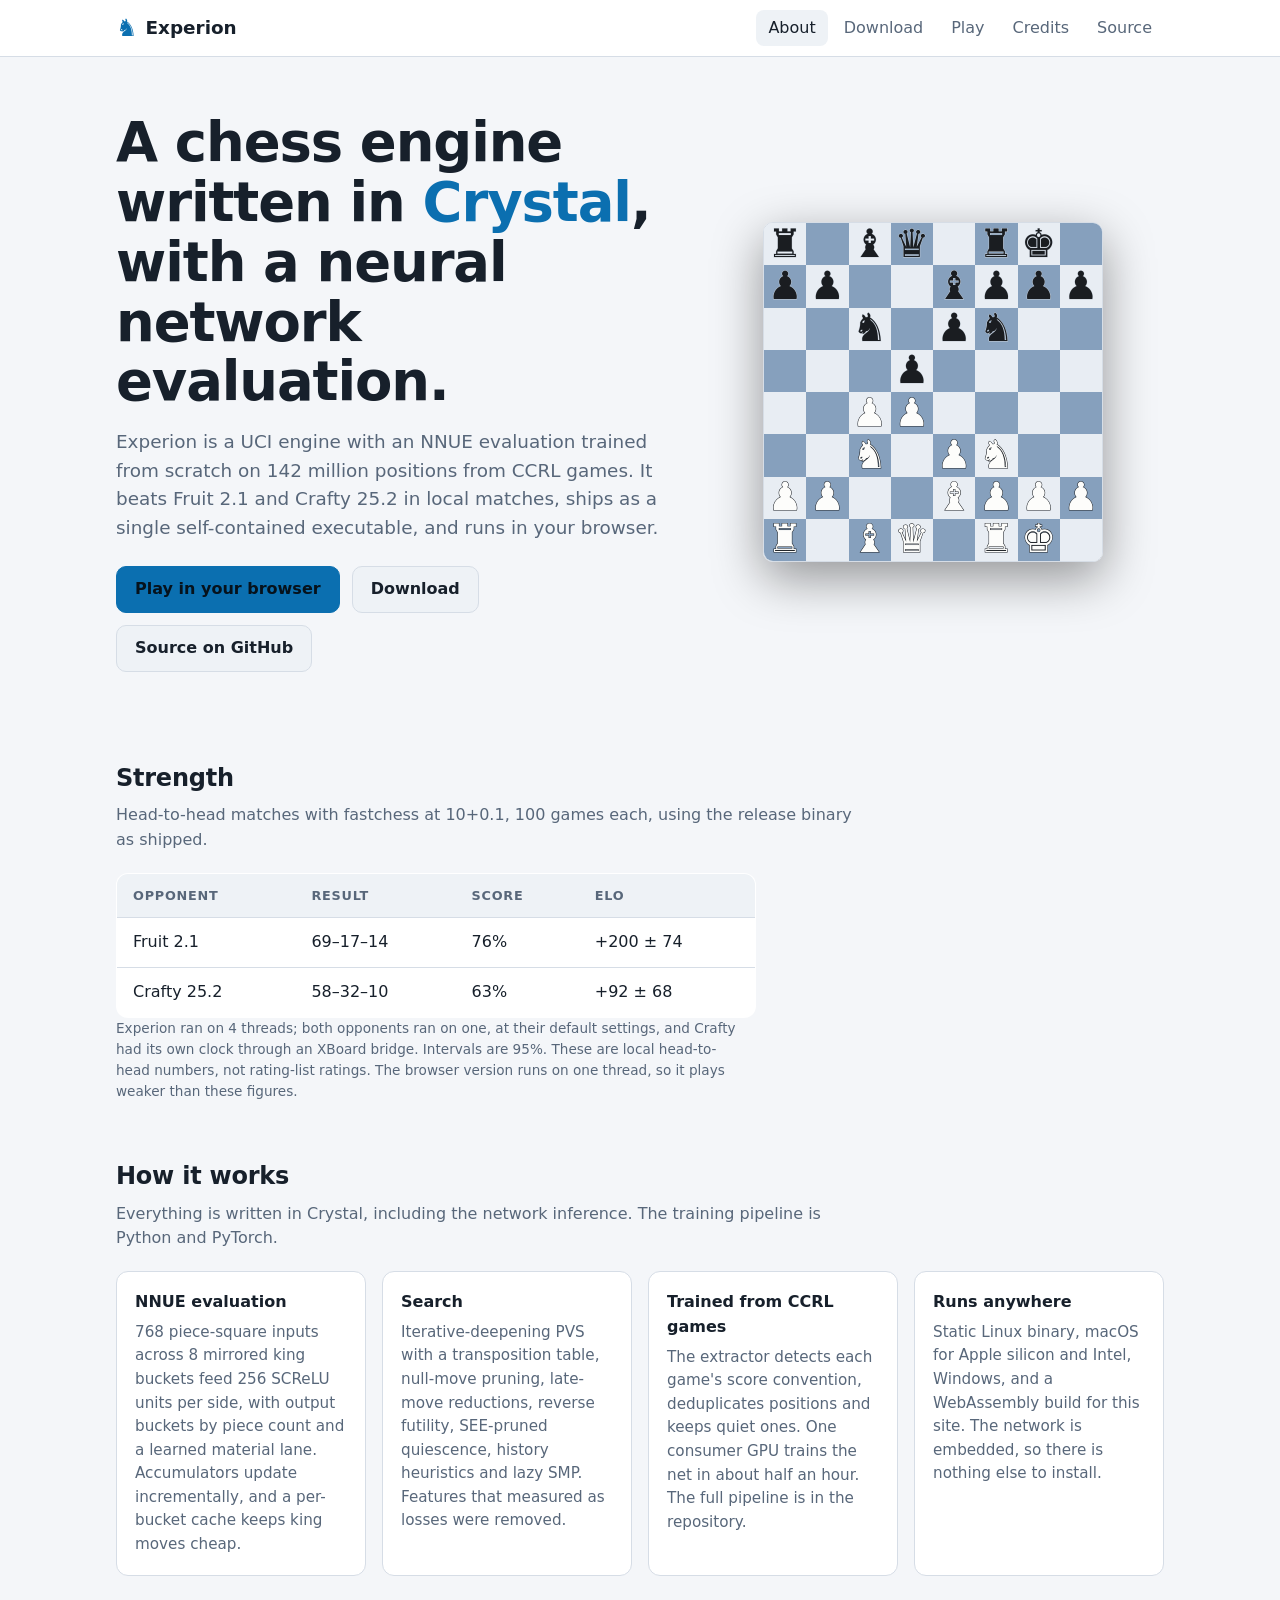
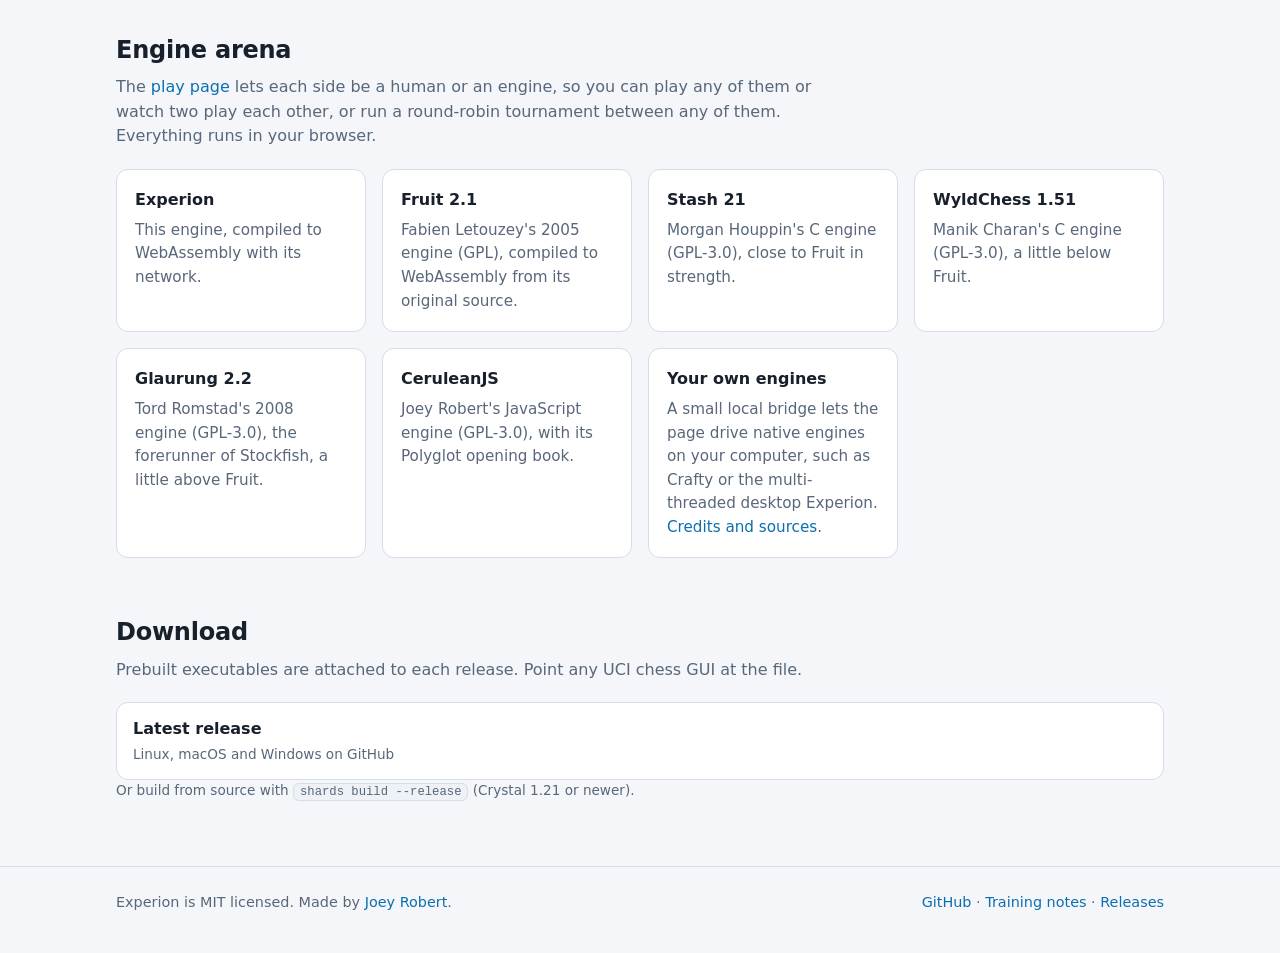
<file: site/index.html>
<!doctype html>
<html lang="en">
<head>
  <meta charset="utf-8">
  <meta name="viewport" content="width=device-width, initial-scale=1">
  <title>Experion, a chess engine in Crystal</title>
  <meta name="description" content="Experion is a UCI chess engine written in Crystal with an NNUE evaluation trained from scratch. It beats Fruit 2.1 and Crafty 25.2 in local matches, and you can play it in your browser.">
  <meta property="og:title" content="Experion, a chess engine in Crystal">
  <meta property="og:description" content="A UCI chess engine with an NNUE trained from scratch. Play it in your browser or download it for Linux, macOS and Windows.">
  <link rel="icon" href="favicon.svg" type="image/svg+xml">
  <link rel="stylesheet" href="style.css">
  <style>.board-preview i { font-style: normal; }</style>
</head>
<body>
  <header class="site">
    <div class="wrap">
      <a class="brand" href="./"><span class="knight">&#9822;&#65038;</span> Experion</a>
      <nav class="site">
        <a class="current" href="./">About</a>
        <a href="#download">Download</a>
        <a href="play/">Play</a>
        <a href="credits.html">Credits</a>
        <a href="https://github.com/joeyrobert/experion">Source</a>
      </nav>
    </div>
  </header>

  <main class="wrap">
    <section class="hero">
      <div>
        <h1>A chess engine written in <span class="accent">Crystal</span>, with a neural network evaluation.</h1>
        <p class="lead">Experion is a UCI engine with an NNUE evaluation trained from scratch on 142 million
          positions from CCRL games. It beats Fruit 2.1 and Crafty 25.2 in local matches, ships as a single
          self-contained executable, and runs in your browser.</p>
        <div class="cta">
          <a class="btn primary" href="play/">Play in your browser</a>
          <a class="btn" href="#download">Download</a>
          <a class="btn" href="https://github.com/joeyrobert/experion">Source on GitHub</a>
        </div>
      </div>
      <div class="art"><div class="board-preview" aria-hidden="true"><span class="l"><i class="b">♜︎</i></span><span class="d"></span><span class="l"><i class="b">♝︎</i></span><span class="d"><i class="b">♛︎</i></span><span class="l"></span><span class="d"><i class="b">♜︎</i></span><span class="l"><i class="b">♚︎</i></span><span class="d"></span><span class="d"><i class="b">♟︎</i></span><span class="l"><i class="b">♟︎</i></span><span class="d"></span><span class="l"></span><span class="d"><i class="b">♝︎</i></span><span class="l"><i class="b">♟︎</i></span><span class="d"><i class="b">♟︎</i></span><span class="l"><i class="b">♟︎</i></span><span class="l"></span><span class="d"></span><span class="l"><i class="b">♞︎</i></span><span class="d"></span><span class="l"><i class="b">♟︎</i></span><span class="d"><i class="b">♞︎</i></span><span class="l"></span><span class="d"></span><span class="d"></span><span class="l"></span><span class="d"></span><span class="l"><i class="b">♟︎</i></span><span class="d"></span><span class="l"></span><span class="d"></span><span class="l"></span><span class="l"></span><span class="d"></span><span class="l"><i class="w">♟︎</i></span><span class="d"><i class="w">♟︎</i></span><span class="l"></span><span class="d"></span><span class="l"></span><span class="d"></span><span class="d"></span><span class="l"></span><span class="d"><i class="w">♞︎</i></span><span class="l"></span><span class="d"><i class="w">♟︎</i></span><span class="l"><i class="w">♞︎</i></span><span class="d"></span><span class="l"></span><span class="l"><i class="w">♟︎</i></span><span class="d"><i class="w">♟︎</i></span><span class="l"></span><span class="d"></span><span class="l"><i class="w">♝︎</i></span><span class="d"><i class="w">♟︎</i></span><span class="l"><i class="w">♟︎</i></span><span class="d"><i class="w">♟︎</i></span><span class="d"><i class="w">♜︎</i></span><span class="l"></span><span class="d"><i class="w">♝︎</i></span><span class="l"><i class="w">♛︎</i></span><span class="d"></span><span class="l"><i class="w">♜︎</i></span><span class="d"><i class="w">♚︎</i></span><span class="l"></span></div></div>
    </section>

    <section class="block" id="strength">
      <h2>Strength</h2>
      <p>Head-to-head matches with fastchess at 10+0.1, 100 games each, using the release binary as shipped.</p>
      <table class="results">
        <thead><tr><th>Opponent</th><th>Result</th><th>Score</th><th>Elo</th></tr></thead>
        <tbody>
          <tr><td>Fruit 2.1</td><td class="num">69&ndash;17&ndash;14</td><td class="num">76%</td><td class="num">+200 &plusmn; 74</td></tr>
          <tr><td>Crafty 25.2</td><td class="num">58&ndash;32&ndash;10</td><td class="num">63%</td><td class="num">+92 &plusmn; 68</td></tr>
        </tbody>
      </table>
      <p class="fine">Experion ran on 4 threads; both opponents ran on one, at their default settings, and Crafty had its own
        clock through an XBoard bridge. Intervals are 95%. These are local head-to-head numbers, not rating-list ratings.
        The browser version runs on one thread, so it plays weaker than these figures.</p>
    </section>

    <section class="block">
      <h2>How it works</h2>
      <p>Everything is written in Crystal, including the network inference. The training pipeline is Python and PyTorch.</p>
      <div class="cards">
        <div class="card"><h3>NNUE evaluation</h3><p>768 piece-square inputs across 8 mirrored king buckets feed 256 SCReLU units per side, with output
          buckets by piece count and a learned material lane. Accumulators update incrementally, and a per-bucket
          cache keeps king moves cheap.</p></div>
        <div class="card"><h3>Search</h3><p>Iterative-deepening PVS with a transposition table, null-move pruning, late-move reductions, reverse
          futility, SEE-pruned quiescence, history heuristics and lazy SMP. Features that measured as losses were removed.</p></div>
        <div class="card"><h3>Trained from CCRL games</h3><p>The extractor detects each game's score convention, deduplicates positions and keeps quiet ones.
          One consumer GPU trains the net in about half an hour. The full pipeline is in the repository.</p></div>
        <div class="card"><h3>Runs anywhere</h3><p>Static Linux binary, macOS for Apple silicon and Intel, Windows, and a WebAssembly build for this
          site. The network is embedded, so there is nothing else to install.</p></div>
      </div>
    </section>

    <section class="block" id="engines">
      <h2>Engine arena</h2>
      <p>The <a href="play/">play page</a> lets each side be a human or an engine, so you can play any of them or
        watch two play each other, or run a round-robin tournament between any of them. Everything runs in your browser.</p>
      <div class="cards">
        <div class="card"><h3>Experion</h3><p>This engine, compiled to WebAssembly with its network.</p></div>
        <div class="card"><h3>Fruit 2.1</h3><p>Fabien Letouzey's 2005 engine (GPL), compiled to WebAssembly from its original source.</p></div>
        <div class="card"><h3>Stash 21</h3><p>Morgan Houppin's C engine (GPL-3.0), close to Fruit in strength.</p></div>
        <div class="card"><h3>WyldChess 1.51</h3><p>Manik Charan's C engine (GPL-3.0), a little below Fruit.</p></div>
        <div class="card"><h3>Glaurung 2.2</h3><p>Tord Romstad's 2008 engine (GPL-3.0), the forerunner of Stockfish, a little above Fruit.</p></div>
        <div class="card"><h3>CeruleanJS</h3><p>Joey Robert's JavaScript engine (GPL-3.0), with its Polyglot opening book.</p></div>
        <div class="card"><h3>Your own engines</h3><p>A small local bridge lets the page drive native engines on your computer, such as Crafty or the
          multi-threaded desktop Experion. <a href="credits.html">Credits and sources</a>.</p></div>
      </div>
    </section>

    <section class="block" id="download">
      <h2>Download</h2>
      <p id="dl-lead">Prebuilt executables are attached to each release. Point any UCI chess GUI at the file.</p>
      <div class="downloads" id="dl-list">
        <a class="dl" href="https://github.com/joeyrobert/experion/releases/latest"><strong>Latest release</strong><span>Linux, macOS and Windows on GitHub</span></a>
      </div>
      <p class="fine">Or build from source with <code>shards build --release</code> (Crystal 1.21 or newer).</p>
    </section>
  </main>

  <footer class="site">
    <div class="wrap">
      <span>Experion is MIT licensed. Made by <a href="https://joeyrobert.org">Joey Robert</a>.</span>
      <span><a href="https://github.com/joeyrobert/experion">GitHub</a> &middot; <a href="https://github.com/joeyrobert/experion/blob/main/docs/TRAINING.md">Training notes</a> &middot; <a href="https://github.com/joeyrobert/experion/releases">Releases</a></span>
    </div>
  </footer>

  <script>
    // Fill the download list from the latest GitHub release; the static link above is the fallback.
    (function () {
      var names = [
        [/linux-x86_64/, 'Linux', 'x86-64, static'],
        [/macos-arm64/, 'macOS', 'Apple silicon'],
        [/macos-x86_64/, 'macOS', 'Intel'],
        [/windows-x86_64/, 'Windows', 'x86-64']
      ];
      fetch('https://api.github.com/repos/joeyrobert/experion/releases/latest')
        .then(function (r) { return r.ok ? r.json() : Promise.reject(); })
        .then(function (rel) {
          var list = document.getElementById('dl-list');
          var out = [];
          names.forEach(function (n) {
            (rel.assets || []).forEach(function (a) {
              if (n[0].test(a.name)) {
                out.push('<a class="dl" href="' + a.browser_download_url + '"><strong>' + n[1] + '</strong><span>' + n[2] + ' &middot; ' +
                  (a.size / 1048576).toFixed(1) + ' MB &middot; ' + rel.tag_name + '</span></a>');
              }
            });
          });
          if (out.length) list.innerHTML = out.join('');
        })
        .catch(function () {});
    })();
  </script>
</body>
</html>
</file>
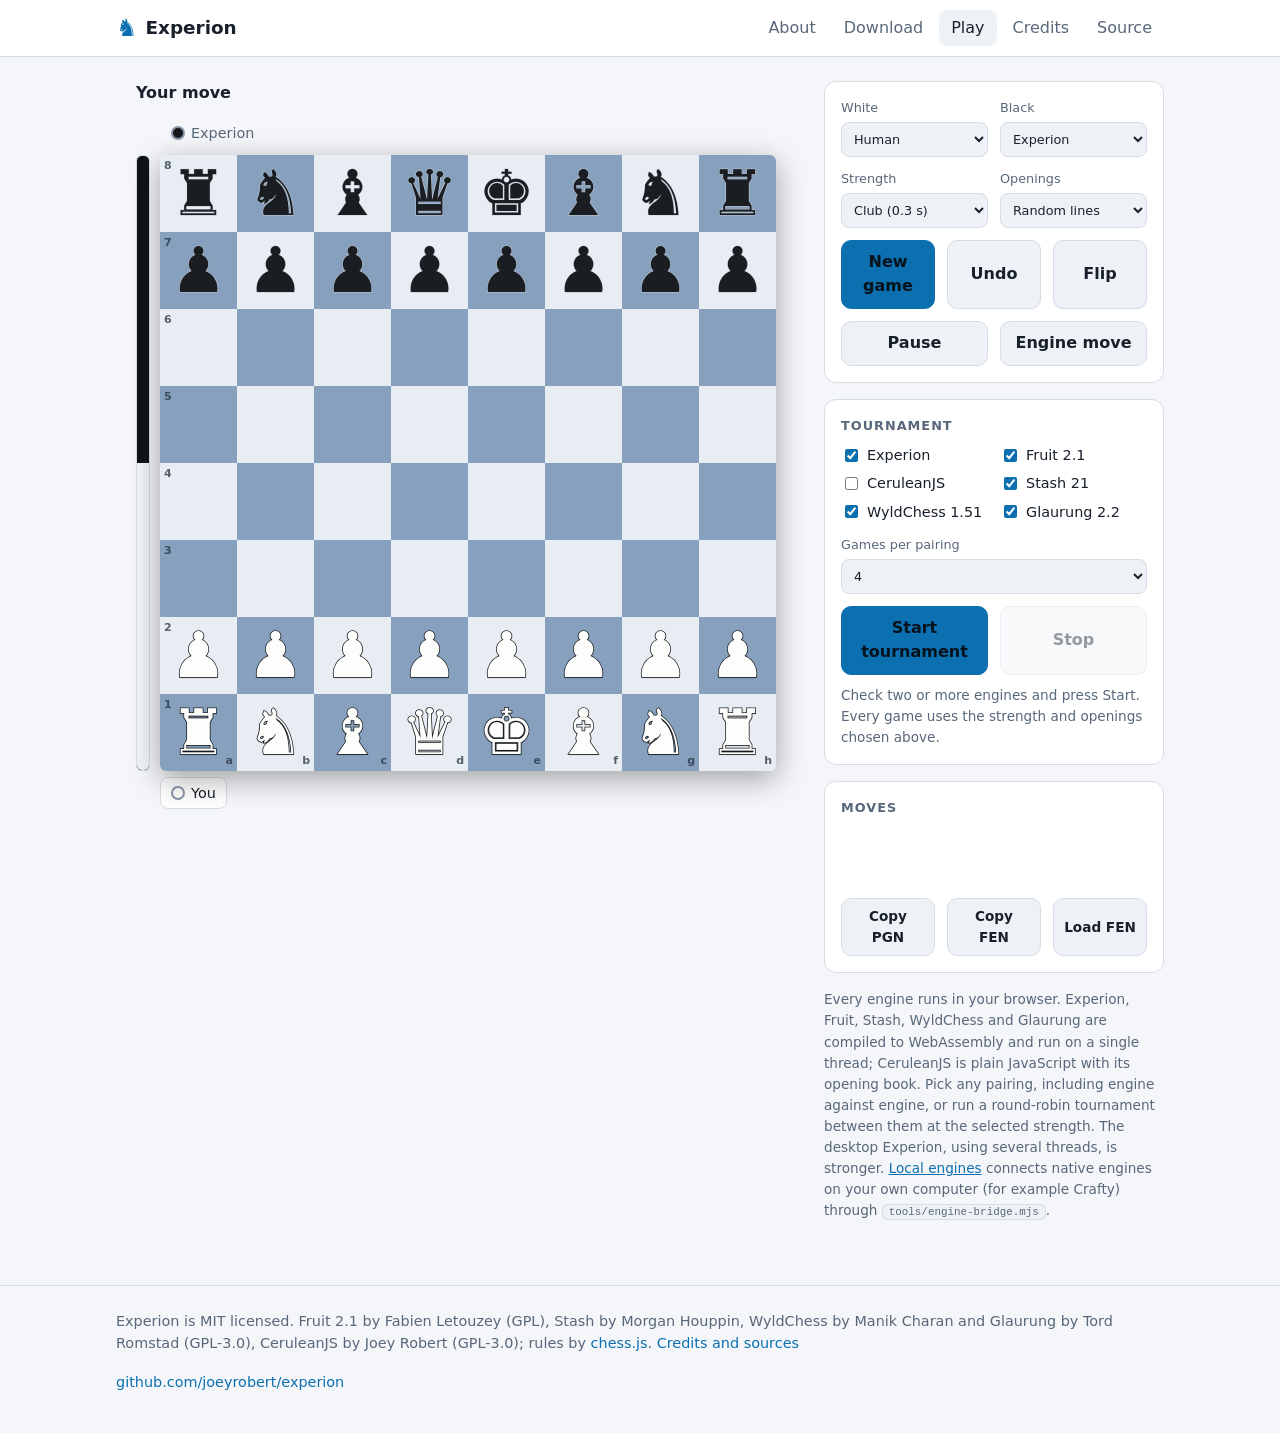
<file: site/play/index.html>
<!doctype html>
<html lang="en">
<head>
  <meta charset="utf-8">
  <meta name="viewport" content="width=device-width, initial-scale=1">
  <title>Play Experion</title>
  <meta name="description" content="Play chess against Experion, an NNUE chess engine written in Crystal, running entirely in your browser via WebAssembly.">
  <link rel="icon" href="../favicon.svg" type="image/svg+xml">
  <link rel="stylesheet" href="../style.css">
  <link rel="stylesheet" href="player.css">
</head>
<body>
  <header class="site">
    <div class="wrap">
      <a class="brand" href="../"><span class="knight">&#9822;&#65038;</span> Experion</a>
      <nav class="site">
        <a href="../">About</a>
        <a href="../#download">Download</a>
        <a class="current" href="./">Play</a>
        <a href="../credits.html">Credits</a>
        <a href="https://github.com/joeyrobert/experion">Source</a>
      </nav>
    </div>
  </header>

  <main class="wrap play">
    <section class="board-col">
      <div id="status" role="status" aria-live="polite">Loading&hellip;</div>
      <div class="tag" id="tag-top"></div>
      <div class="board-row">
        <div class="eval" title="Engine evaluation: the white part of the bar grows as White gets better">
          <div id="eval-fill"></div>
        </div>
        <div class="board-holder">
          <div id="board" aria-label="Chess board"></div>
          <div id="promotion" hidden></div>
          <div id="result" hidden></div>
        </div>
      </div>
      <div class="tag" id="tag-bottom"></div>
      <div id="eval-label"></div>
      <div id="info"></div>

      <section id="tour-results" class="panel" hidden>
        <h2 id="tour-title">Tournament</h2>
        <div class="table-scroll"><table id="tour-table" class="crosstable"></table></div>
        <details id="tour-log-box">
          <summary>Games</summary>
          <ol id="tour-log"></ol>
        </details>
        <div class="row buttons small">
          <button id="tour-pgn" class="btn">Copy tournament PGN</button>
          <button id="tour-clear" class="btn">Clear results</button>
        </div>
      </section>
    </section>

    <aside class="side-col">
      <div class="panel">
        <div class="row">
          <label>White
            <select id="white"></select>
          </label>
          <label>Black
            <select id="black"></select>
          </label>
        </div>
        <div class="row">
          <label>Strength
            <select id="level">
              <option value="beginner">Beginner (depth 1)</option>
              <option value="casual">Casual (depth 4)</option>
              <option value="club" selected>Club (0.3 s)</option>
              <option value="strong">Strong (2 s)</option>
              <option value="maximum">Maximum (8 s)</option>
            </select>
          </label>
          <label>Openings
            <select id="openings">
              <option value="lines" selected>Random lines</option>
              <option value="none">Engine's own</option>
            </select>
          </label>
        </div>
        <div class="row buttons">
          <button id="new" class="btn primary">New game</button>
          <button id="undo" class="btn">Undo</button>
          <button id="flip" class="btn">Flip</button>
        </div>
        <div class="row buttons">
          <button id="pause" class="btn">Pause</button>
          <button id="go" class="btn">Engine move</button>
        </div>
      </div>

      <div class="panel" id="tour-panel">
        <h2>Tournament</h2>
        <div id="tour-engines" class="checks"></div>
        <div class="row">
          <label>Games per pairing
            <select id="tour-games">
              <option value="2">2 (one each colour)</option>
              <option value="4" selected>4</option>
              <option value="6">6</option>
              <option value="10">10</option>
              <option value="20">20</option>
            </select>
          </label>
        </div>
        <div class="row buttons">
          <button id="tour-start" class="btn primary">Start tournament</button>
          <button id="tour-stop" class="btn">Stop</button>
        </div>
        <p id="tour-progress" class="note"></p>
      </div>

      <div class="panel">
        <h2>Moves</h2>
        <div id="moves"></div>
        <div class="row buttons small">
          <button id="copy-pgn" class="btn">Copy PGN</button>
          <button id="copy-fen" class="btn">Copy FEN</button>
          <button id="load-fen" class="btn">Load FEN</button>
        </div>
      </div>

      <p class="note">
        Every engine runs in your browser. Experion, Fruit, Stash, WyldChess and Glaurung are compiled
        to WebAssembly and run on a single thread; CeruleanJS is plain JavaScript with its opening book.
        Pick any pairing, including engine against engine, or run a round-robin tournament between
        them at the selected strength. The desktop Experion, using several threads, is stronger.
        <button id="bridge" class="linklike">Local engines</button> connects native engines on your
        own computer (for example Crafty) through <code>tools/engine-bridge.mjs</code>.
      </p>
    </aside>
  </main>

  <footer class="site">
    <div class="wrap"><span>Experion is MIT licensed. Fruit 2.1 by Fabien Letouzey (GPL), Stash by Morgan Houppin, WyldChess by Manik Charan and Glaurung by Tord Romstad (GPL-3.0), CeruleanJS by Joey Robert (GPL-3.0); rules by <a href="https://github.com/jhlywa/chess.js">chess.js</a>. <a href="../credits.html">Credits and sources</a></span><span><a href="https://github.com/joeyrobert/experion">github.com/joeyrobert/experion</a></span></div>
  </footer>

  <script type="module" src="player.js"></script>
</body>
</html>
</file>
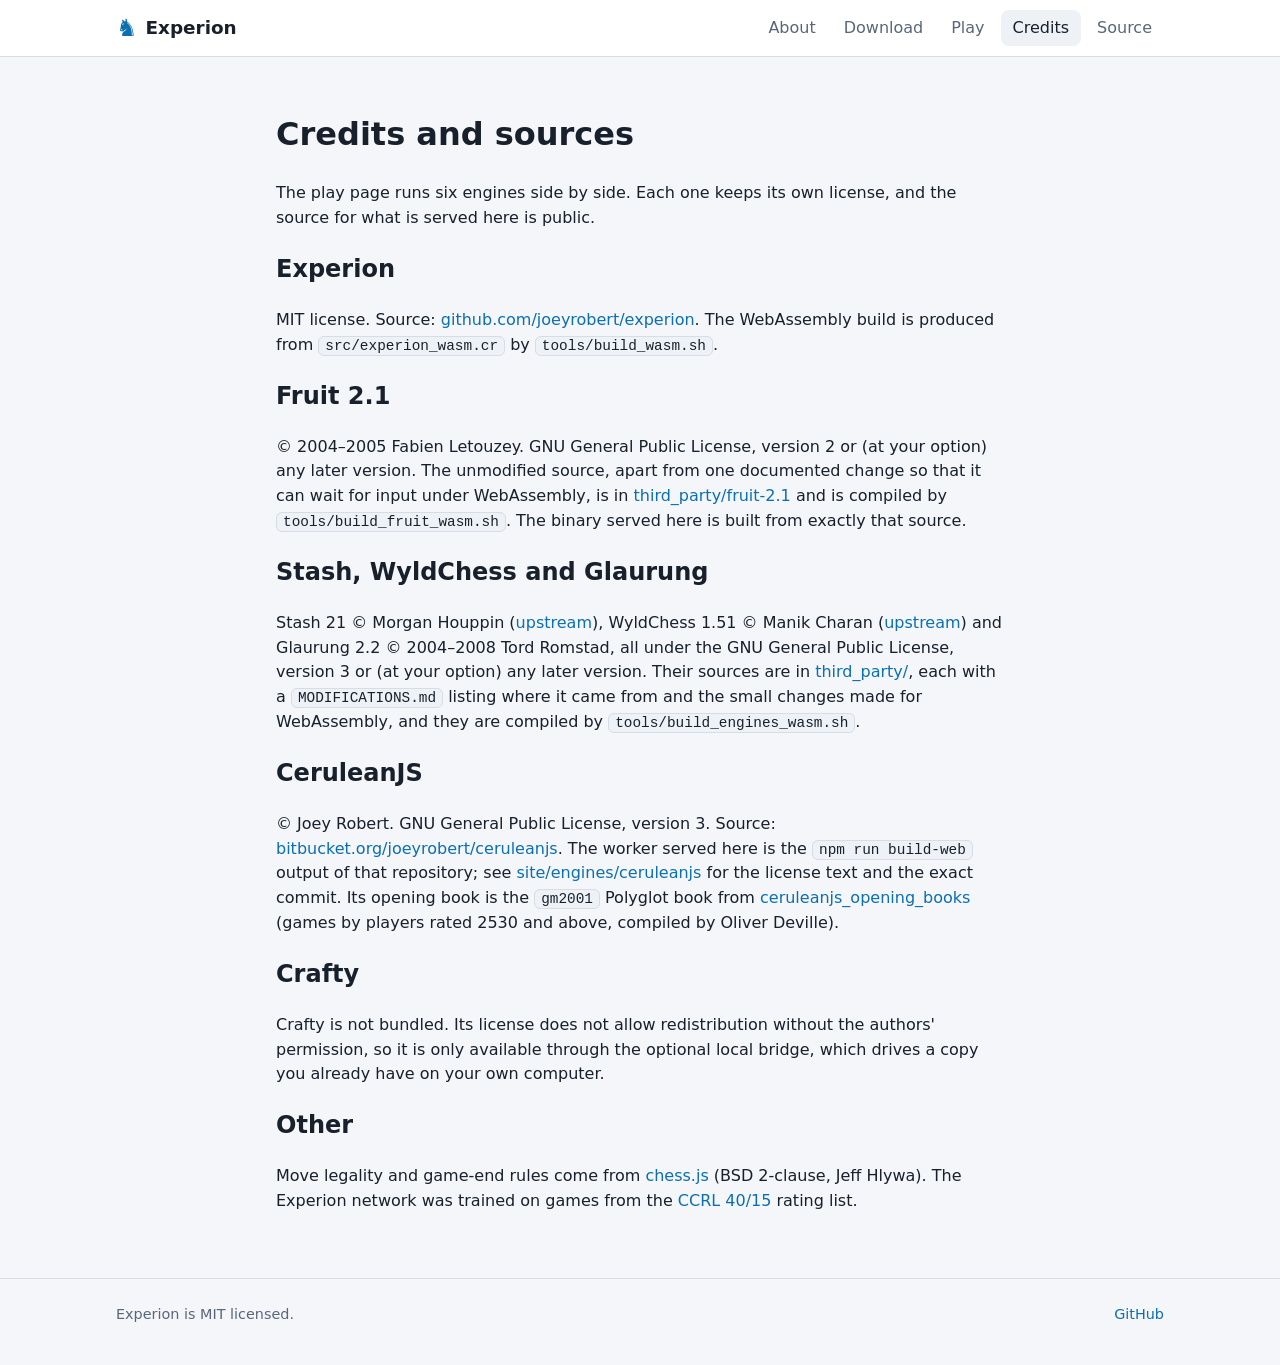
<file: site/credits.html>
<!doctype html>
<html lang="en">
<head>
  <meta charset="utf-8">
  <meta name="viewport" content="width=device-width, initial-scale=1">
  <title>Credits and sources, Experion</title>
  <link rel="icon" href="favicon.svg" type="image/svg+xml">
  <link rel="stylesheet" href="style.css">
</head>
<body>
  <header class="site">
    <div class="wrap">
      <a class="brand" href="./"><span class="knight">&#9822;&#65038;</span> Experion</a>
      <nav class="site">
        <a href="./">About</a>
        <a href="./#download">Download</a>
        <a href="play/">Play</a>
        <a class="current" href="credits.html">Credits</a>
        <a href="https://github.com/joeyrobert/experion">Source</a>
      </nav>
    </div>
  </header>

  <main class="wrap" style="max-width: 760px; padding-top: 32px;">
    <h1>Credits and sources</h1>
    <p>The play page runs six engines side by side. Each one keeps its own license, and the source for
      what is served here is public.</p>

    <h2>Experion</h2>
    <p>MIT license. Source: <a href="https://github.com/joeyrobert/experion">github.com/joeyrobert/experion</a>. The
      WebAssembly build is produced from <code>src/experion_wasm.cr</code> by <code>tools/build_wasm.sh</code>.</p>

    <h2>Fruit 2.1</h2>
    <p>&copy; 2004&ndash;2005 Fabien Letouzey. GNU General Public License, version 2 or (at your option) any later
      version. The unmodified source, apart from one documented change so that it can wait for input under
      WebAssembly, is in
      <a href="https://github.com/joeyrobert/experion/tree/main/third_party/fruit-2.1">third_party/fruit-2.1</a> and is
      compiled by <code>tools/build_fruit_wasm.sh</code>. The binary served here is built from exactly that source.</p>

    <h2>Stash, WyldChess and Glaurung</h2>
    <p>Stash 21 &copy; Morgan Houppin (<a href="https://github.com/mhouppin/stash-bot">upstream</a>), WyldChess 1.51
      &copy; Manik Charan (<a href="https://github.com/Mk-Chan/WyldChess">upstream</a>) and Glaurung 2.2 &copy; 2004&ndash;2008
      Tord Romstad, all under the GNU General Public License, version 3 or (at your option) any later version. Their
      sources are in <a href="https://github.com/joeyrobert/experion/tree/main/third_party">third_party/</a>, each with a
      <code>MODIFICATIONS.md</code> listing where it came from and the small changes made for WebAssembly, and they are
      compiled by <code>tools/build_engines_wasm.sh</code>.</p>

    <h2>CeruleanJS</h2>
    <p>&copy; Joey Robert. GNU General Public License, version 3. Source:
      <a href="https://bitbucket.org/joeyrobert/ceruleanjs">bitbucket.org/joeyrobert/ceruleanjs</a>. The worker served here
      is the <code>npm run build-web</code> output of that repository; see
      <a href="https://github.com/joeyrobert/experion/tree/main/site/engines/ceruleanjs">site/engines/ceruleanjs</a> for the
      license text and the exact commit. Its opening book is the <code>gm2001</code> Polyglot book from
      <a href="https://github.com/joeyrobert/ceruleanjs_opening_books">ceruleanjs_opening_books</a> (games by players rated
      2530 and above, compiled by Oliver Deville).</p>

    <h2>Crafty</h2>
    <p>Crafty is not bundled. Its license does not allow redistribution without the authors' permission, so it is
      only available through the optional local bridge, which drives a copy you already have on your own computer.</p>

    <h2>Other</h2>
    <p>Move legality and game-end rules come from <a href="https://github.com/jhlywa/chess.js">chess.js</a> (BSD 2-clause,
      Jeff Hlywa). The Experion network was trained on games from the
      <a href="https://computerchess.org.uk/ccrl/4040/">CCRL 40/15</a> rating list.</p>
  </main>

  <footer class="site">
    <div class="wrap"><span>Experion is MIT licensed.</span><span><a href="https://github.com/joeyrobert/experion">GitHub</a></span></div>
  </footer>
</body>
</html>
</file>
<file: site/style.css>
:root {
  --bg: #0e141b; --panel: #151d27; --panel-2: #1b2632; --line: #263445;
  --text: #e7ecf2; --muted: #93a1b3; --accent: #7fd0ff; --accent-2: #4aa8e0; --ok: #7bd88f; --bad: #ff8a80;
  --sq-light: #dfe6ee; --sq-dark: #7f97b2;
  --radius: 12px;
  color-scheme: dark;
}
@media (prefers-color-scheme: light) {
  :root:not([data-theme="dark"]) {
    --bg: #f4f6f9; --panel: #ffffff; --panel-2: #eef2f6; --line: #d6dde6;
    --text: #17202b; --muted: #58677a; --accent: #0b6fb0; --accent-2: #085a91; --ok: #1f8a3b; --bad: #c0392b;
    --sq-light: #e8edf3; --sq-dark: #86a0bd;
    color-scheme: light;
  }
}
* { box-sizing: border-box; }
html { -webkit-text-size-adjust: 100%; }
body {
  margin: 0; background: var(--bg); color: var(--text);
  font: 16px/1.55 system-ui, -apple-system, "Segoe UI", Roboto, "Helvetica Neue", Arial, sans-serif;
}
a { color: var(--accent); text-decoration: none; }
a:hover { text-decoration: underline; }
.wrap { max-width: 1080px; margin: 0 auto; padding: 0 16px; }
header.site { border-bottom: 1px solid var(--line); background: var(--panel); }
header.site .wrap { display: flex; align-items: center; gap: 20px; min-height: 56px; flex-wrap: wrap; }
.brand { font-weight: 700; font-size: 1.15rem; color: var(--text); display: flex; align-items: center; gap: 8px; }
.brand:hover { text-decoration: none; }
.brand .knight { color: var(--accent); font-size: 1.5rem; line-height: 1; }
nav.site { display: flex; gap: 4px; margin-left: auto; flex-wrap: wrap; }
nav.site a { color: var(--muted); padding: 6px 12px; border-radius: 8px; }
nav.site a:hover { color: var(--text); background: var(--panel-2); text-decoration: none; }
nav.site a.current { color: var(--text); background: var(--panel-2); }
footer.site { border-top: 1px solid var(--line); margin-top: 64px; padding: 24px 0 40px; color: var(--muted); font-size: .9rem; }
footer.site .wrap { display: flex; gap: 16px; flex-wrap: wrap; justify-content: space-between; }

.btn {
  display: inline-flex; align-items: center; gap: 8px; padding: 10px 18px; border-radius: 10px;
  border: 1px solid var(--line); background: var(--panel-2); color: var(--text); font: inherit; font-weight: 600; cursor: pointer;
}
.btn:hover { border-color: var(--accent); text-decoration: none; }
.btn.primary { background: var(--accent); border-color: var(--accent); color: #06121c; }
.btn.primary:hover { background: var(--accent-2); border-color: var(--accent-2); }

/* landing page */
.hero { padding: 56px 0 32px; display: grid; grid-template-columns: 1.2fr 1fr; gap: 32px; align-items: center; }
@media (max-width: 800px) { .hero { grid-template-columns: 1fr; padding-top: 32px; } }
.hero h1 { font-size: clamp(2.2rem, 6vw, 3.4rem); line-height: 1.1; margin: 0 0 12px; letter-spacing: -.02em; }
.hero h1 .accent { color: var(--accent); }
.hero p.lead { font-size: 1.15rem; color: var(--muted); margin: 16px 0 24px; max-width: 34em; }
.cta { display: flex; gap: 12px; flex-wrap: wrap; }
.hero .art { display: flex; justify-content: center; }
.hero .art .board-preview { width: min(100%, 340px); aspect-ratio: 1; border-radius: 10px; overflow: hidden; box-shadow: 0 16px 50px rgba(0,0,0,.4);
  display: grid; grid-template-columns: repeat(8, 1fr); grid-template-rows: repeat(8, 1fr); border: 1px solid var(--line); container-type: inline-size; }
.board-preview span { display: flex; align-items: center; justify-content: center; min-height: 0; overflow: hidden; font-size: 11.5cqw; line-height: 1; font-family: "Segoe UI Symbol", "Noto Sans Symbols 2", "Apple Symbols", "DejaVu Sans", serif; }
.board-preview .l { background: var(--sq-light); } .board-preview .d { background: var(--sq-dark); }
.board-preview .w { color: #fdfdfb; -webkit-text-stroke: 1px #1b1f24; paint-order: stroke fill; }
.board-preview .b { color: #1a1d21; -webkit-text-stroke: .8px #c9d2dc; paint-order: stroke fill; }

section.block { margin-top: 56px; }
section.block h2 { font-size: 1.5rem; margin: 0 0 6px; letter-spacing: -.01em; }
section.block > p { color: var(--muted); margin: 0 0 20px; max-width: 46em; }
.cards { display: grid; grid-template-columns: repeat(auto-fit, minmax(240px, 1fr)); gap: 16px; }
.card { background: var(--panel); border: 1px solid var(--line); border-radius: var(--radius); padding: 18px; }
.card h3 { margin: 0 0 6px; font-size: 1rem; }
.card p { margin: 0; color: var(--muted); font-size: .95rem; }

table.results { border-collapse: collapse; width: 100%; max-width: 640px; background: var(--panel); border: 1px solid var(--line); border-radius: var(--radius); overflow: hidden; }
table.results th, table.results td { padding: 12px 16px; text-align: left; border-bottom: 1px solid var(--line); }
table.results th { color: var(--muted); font-size: .8rem; text-transform: uppercase; letter-spacing: .06em; background: var(--panel-2); }
table.results tr:last-child td { border-bottom: 0; }
table.results td.num { font-variant-numeric: tabular-nums; }
.fine { color: var(--muted); font-size: .85rem; margin-top: 14px; max-width: 46em; }

.downloads { display: grid; grid-template-columns: repeat(auto-fit, minmax(210px, 1fr)); gap: 12px; }
.dl { display: flex; flex-direction: column; gap: 2px; background: var(--panel); border: 1px solid var(--line); border-radius: var(--radius); padding: 14px 16px; color: var(--text); }
.dl:hover { border-color: var(--accent); text-decoration: none; }
.dl strong { font-size: 1rem; }
.dl span { color: var(--muted); font-size: .85rem; }
code { background: var(--panel-2); border: 1px solid var(--line); border-radius: 6px; padding: 1px 6px; font-size: .9em; }
pre { background: var(--panel); border: 1px solid var(--line); border-radius: var(--radius); padding: 14px 16px; overflow-x: auto; }
pre code { background: none; border: 0; padding: 0; }
</file>
<file: site/play/player.css>
.play { display: grid; grid-template-columns: minmax(0, 1fr) 340px; gap: 28px; padding-top: 24px; align-items: start; }
@media (max-width: 880px) { .play { grid-template-columns: 1fr; } }

.board-col { min-width: 0; max-width: 640px; width: 100%; margin: 0 auto; }
#status { min-height: 1.6em; margin-bottom: 10px; font-weight: 600; }
#status.thinking { color: var(--accent); }
#status.over { color: var(--ok); }
#status.error { color: var(--bad); font-weight: 500; }

.board-row { display: flex; gap: 10px; align-items: stretch; }
.eval { width: 14px; border-radius: 6px; overflow: hidden; background: #101418; border: 1px solid var(--line); position: relative; flex: none; }
#eval-fill { position: absolute; left: 0; right: 0; bottom: 0; height: 50%; background: #f1f4f8; transition: height .3s; }
#eval-label { margin: 6px 0 0 24px; font-variant-numeric: tabular-nums; color: var(--muted); font-size: .9rem; min-height: 1.4em; }
#info { color: var(--muted); font-size: .85rem; min-height: 2.6em; margin-left: 24px; word-break: break-word; }

.board-holder { position: relative; flex: 1; min-width: 0; }
#board { position: relative; width: 100%; aspect-ratio: 1; user-select: none; -webkit-user-select: none; touch-action: none; border-radius: 6px; overflow: hidden; box-shadow: 0 8px 30px rgba(0,0,0,.35); }
.board-grid { position: absolute; inset: 0; display: grid; grid-template-columns: repeat(8, 1fr); grid-template-rows: repeat(8, 1fr); }
.sq { position: relative; display: flex; align-items: center; justify-content: center; }
.sq.light { background: var(--sq-light); }
.sq.dark { background: var(--sq-dark); }
.sq.last::before { content: ''; position: absolute; inset: 0; background: rgba(255, 214, 10, .42); }
.sq.selected::before { content: ''; position: absolute; inset: 0; background: rgba(90, 200, 120, .5); }
.sq.check::before { content: ''; position: absolute; inset: 0; background: radial-gradient(circle, rgba(255, 60, 60, .9) 0%, rgba(255, 60, 60, 0) 72%); }
.sq.target::after { content: ''; position: absolute; width: 30%; height: 30%; border-radius: 50%; background: rgba(20, 40, 30, .32); z-index: 2; pointer-events: none; }
.sq.target.capture::after { width: 86%; height: 86%; background: transparent; border: 5px solid rgba(20, 40, 30, .32); }

.piece { position: relative; z-index: 1; font-size: 0; line-height: 1; cursor: grab; pointer-events: none;
  font-family: "Segoe UI Symbol", "Noto Sans Symbols 2", "Apple Symbols", "DejaVu Sans", "Arial Unicode MS", serif; }
.sq .piece { font-size: min(9.5vw, 66px); font-size: calc(100cqw / 8 * .82); }
#board { container-type: inline-size; }
.piece.white { color: #fdfdfb; -webkit-text-stroke: 1.5px #1b1f24; paint-order: stroke fill; text-shadow: 0 1px 1px rgba(0,0,0,.35); }
.piece.black { color: #1a1d21; -webkit-text-stroke: 1px #c9d2dc; paint-order: stroke fill; }
.piece.dragging { opacity: .25; }
.piece.ghost { position: fixed; left: 0; top: 0; z-index: 1000; pointer-events: none; display: flex; align-items: center; justify-content: center; }

.board-coords { position: absolute; inset: 0; display: grid; grid-template-columns: repeat(8, 1fr); grid-template-rows: repeat(8, 1fr); pointer-events: none; }
.coord { font-size: 11px; font-weight: 700; opacity: .75; color: #23303f; }
.coord.file { grid-row: 8; align-self: end; justify-self: end; padding: 0 4px 2px 0; }
.coord.rank { grid-column: 1; align-self: start; justify-self: start; padding: 2px 0 0 4px; }

#promotion { position: absolute; inset: 0; z-index: 20; background: rgba(8, 12, 18, .7); display: flex; align-items: center; justify-content: center; gap: 10px; }
#promotion[hidden] { display: none; }
#promotion .piece { position: static; pointer-events: auto; cursor: pointer; font-size: 64px; width: 88px; height: 88px; border-radius: 12px; border: 1px solid var(--line); background: var(--sq-light); display: flex; align-items: center; justify-content: center; padding: 0; }
#promotion .piece:hover { border-color: var(--accent); }

.side-col { display: flex; flex-direction: column; gap: 16px; }
.panel { background: var(--panel); border: 1px solid var(--line); border-radius: var(--radius); padding: 16px; }
.panel h2 { margin: 0 0 8px; font-size: .8rem; letter-spacing: .08em; text-transform: uppercase; color: var(--muted); }
.row { display: flex; gap: 12px; flex-wrap: wrap; }
.row + .row { margin-top: 12px; }
.row label { display: flex; flex-direction: column; gap: 4px; font-size: .8rem; color: var(--muted); flex: 1; min-width: 120px; }
select { background: var(--panel-2); color: var(--text); border: 1px solid var(--line); border-radius: 8px; padding: 8px; font: inherit; }
.buttons .btn { flex: 1; justify-content: center; padding: 9px 12px; }
.buttons.small .btn { font-size: .85rem; padding: 7px 10px; }
.btn.active { border-color: var(--accent); color: var(--accent); }
#moves { display: flex; flex-wrap: wrap; gap: 2px 6px; max-height: 240px; overflow-y: auto; min-height: 60px; margin-bottom: 12px; font-variant-numeric: tabular-nums; align-content: flex-start; }
#moves .num { color: var(--muted); margin-left: 6px; }
#moves .mv.current { background: var(--accent); color: #06121c; border-radius: 4px; padding: 0 4px; }
.note { color: var(--muted); font-size: .85rem; margin: 0; }

.tag { display: flex; align-items: center; gap: 6px; margin: 0 0 6px 24px; padding: 4px 10px; width: fit-content; border-radius: 8px; font-size: .9rem; color: var(--muted); border: 1px solid transparent; }
.tag.active { color: var(--text); border-color: var(--line); background: var(--panel); }
#tag-bottom { margin: 6px 0 0 24px; }
.linklike { background: none; border: 0; padding: 0; color: var(--accent); font: inherit; cursor: pointer; text-decoration: underline; }
.btn:disabled { opacity: .45; cursor: default; }
.note code { font-size: .8em; }

#result { position: absolute; left: 0; right: 0; top: 50%; transform: translateY(-50%); z-index: 15; text-align: center; padding: 22px 12px;
  background: rgba(8, 12, 18, .86); border-top: 1px solid var(--line); border-bottom: 1px solid var(--line); pointer-events: none; }
#result[hidden] { display: none; }
.result-title { font-size: clamp(2.2rem, 9vw, 4rem); font-weight: 800; letter-spacing: -.02em; line-height: 1.1; color: #f4f7fb; }
.result-title.win { color: var(--accent); }
.result-sub { margin-top: 6px; color: #b6c2d1; font-size: clamp(.95rem, 2.6vw, 1.15rem); }

.swatch { width: 14px; height: 14px; border-radius: 50%; flex: none; box-sizing: border-box; border: 2px solid #8896a8; }
.swatch.white { background: #fdfdfb; }
.swatch.black { background: #14171b; }

.checks { display: grid; grid-template-columns: 1fr 1fr; gap: 6px 12px; margin-bottom: 12px; font-size: .9rem; }
.checks label { display: flex; align-items: center; gap: 6px; cursor: pointer; }
.checks input { accent-color: var(--accent); }
#tour-progress { margin-top: 10px; }
#tour-results { margin-top: 16px; }
.table-scroll { overflow-x: auto; }
table.crosstable { border-collapse: collapse; width: 100%; font-size: .85rem; font-variant-numeric: tabular-nums; }
table.crosstable th, table.crosstable td { padding: 6px 8px; border-bottom: 1px solid var(--line); text-align: center; white-space: nowrap; }
table.crosstable th { color: var(--muted); font-weight: 600; font-size: .75rem; }
table.crosstable td.name, table.crosstable th.name { text-align: left; }
table.crosstable td.self { background: var(--panel-2); }
table.crosstable td.pts { font-weight: 700; }
table.crosstable tr.playing td.name { color: var(--accent); }
#tour-log-box { margin: 12px 0; font-size: .85rem; color: var(--muted); }
#tour-log-box summary { cursor: pointer; }
#tour-log { margin: 8px 0 0; padding-left: 28px; max-height: 220px; overflow-y: auto; }
#tour-log li.pending { opacity: .55; }
</file>
